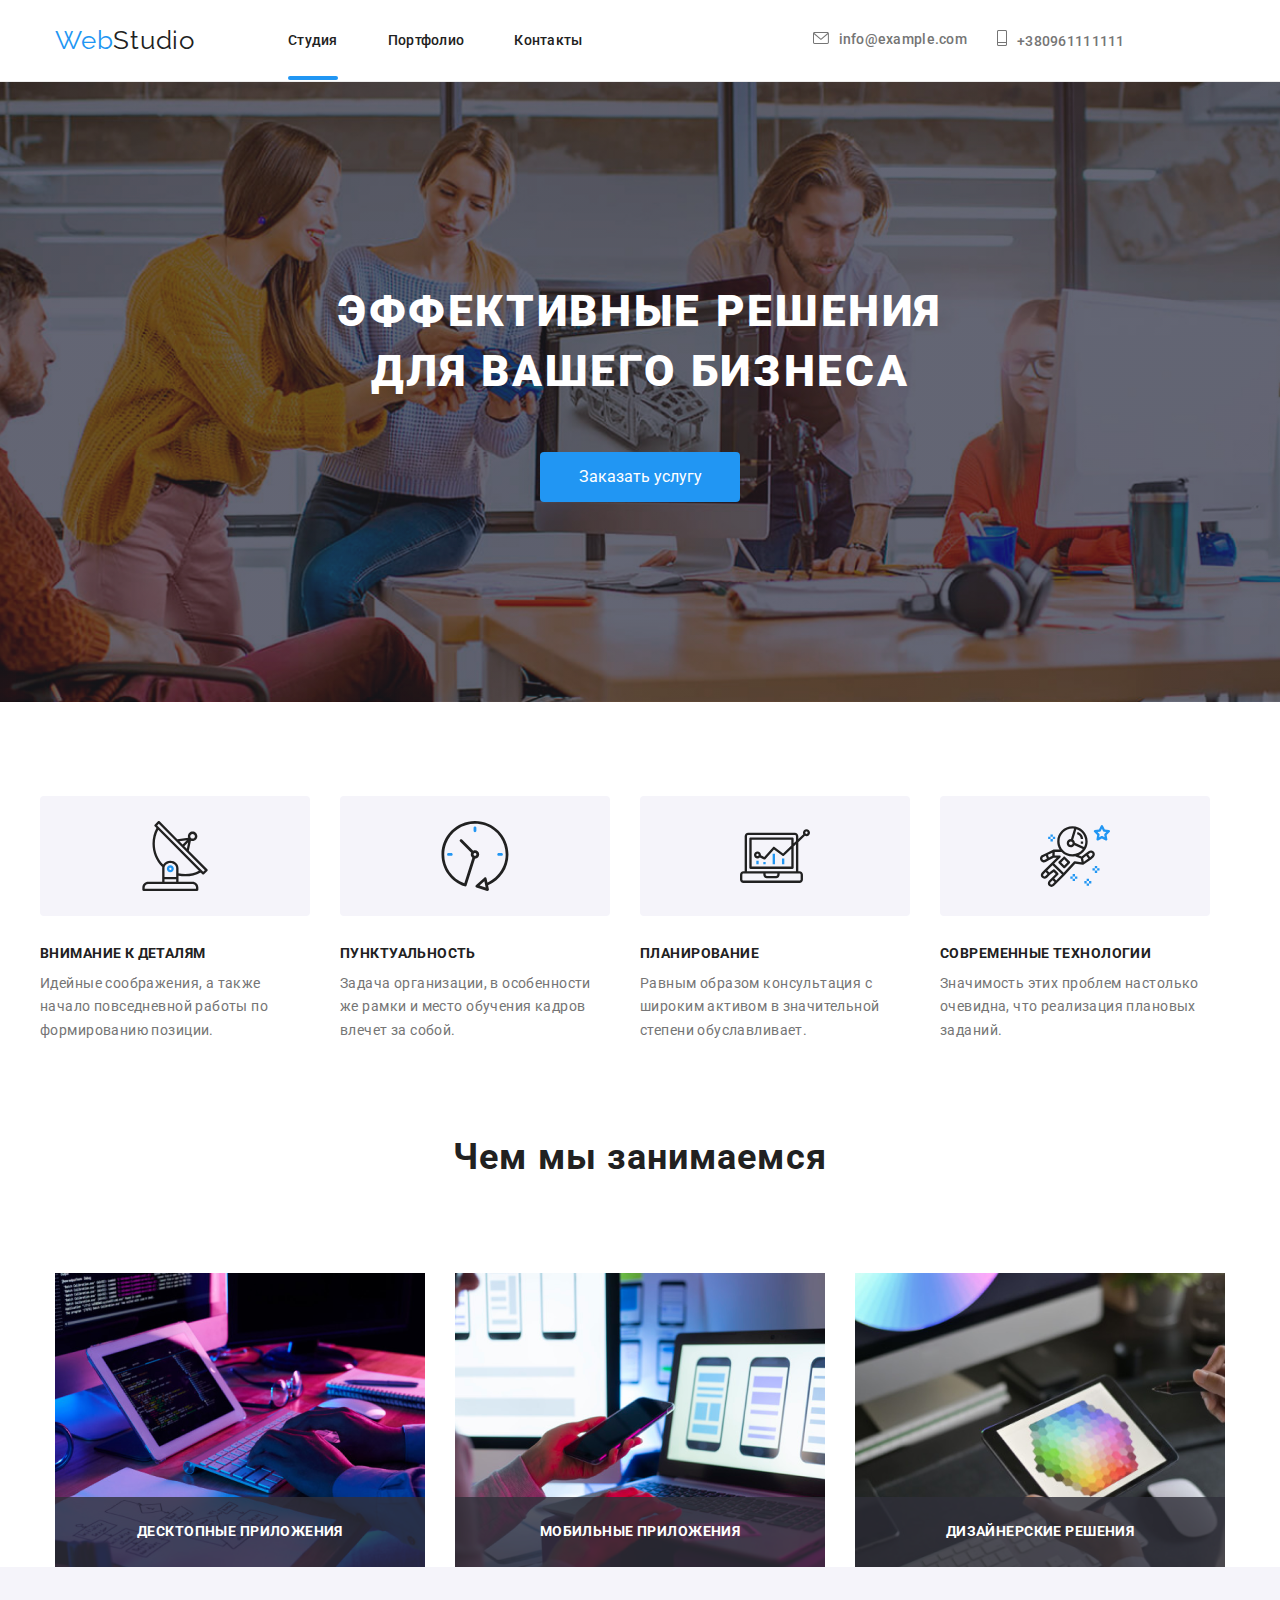
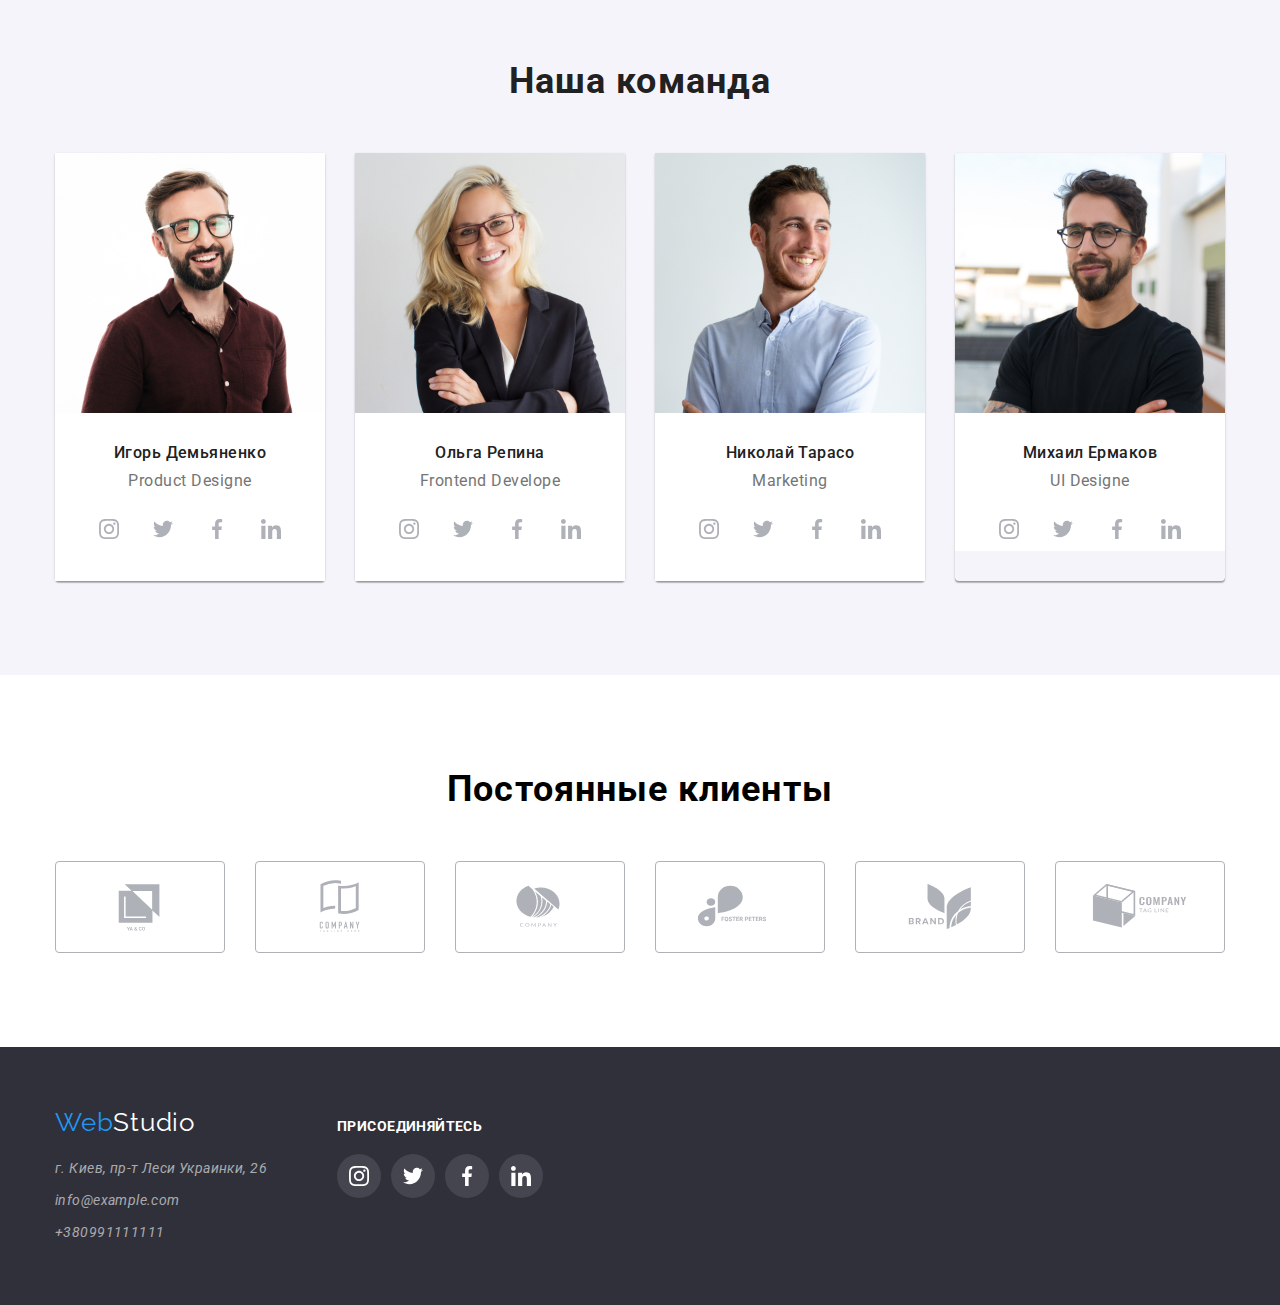
<file: index.html>
<!DOCTYPE html>
<html lang="en">

<head>
    <meta charset="UTF-8">
    <meta http-equiv="X-UA-Compatible" content="IE=edge">
    <meta name="viewport" content="width=device-width, initial-scale=1.0">
    <title>Document</title>
    <link rel=stylesheet href="./css/modern-normalize.css">
    <link rel="stylesheet" href="https://cdnjs.cloudflare.com/ajax/libs/modern-normalize/1.1.0/modern-normalize.min.css"
        integrity="sha512-wpPYUAdjBVSE4KJnH1VR1HeZfpl1ub8YT/NKx4PuQ5NmX2tKuGu6U/JRp5y+Y8XG2tV+wKQpNHVUX03MfMFn9Q=="
        crossorigin="anonymous" referrerpolicy="no-referrer" />
    <link rel="preconnect" href="https://fonts.googleapis.com">
    <link rel="preconnect" href="https://fonts.gstatic.com" crossorigin>
    <link
        href="https://fonts.googleapis.com/css2?family=Raleway:wght@700&family=Roboto:wght@400;500;700;900&display=swap"
        rel="stylesheet">
    <link rel="stylesheet" href="./css/style.css">
</head>

<body>
    <!--Шапка Сайта-------------------------------------------------------->
<header class="header">

    <div class="container header-container" >
        <nav class="header-navigation " >
                    <a class="web link" href="./index.html">Web<span class="studio">Studio</span></a>
        <ul class="header-list  list ">
                <li class="header-item" ><a class="header-link link current" href="./index.html">Студия</a></li>
                <li class="header-item" ><a class="header-link link" href="./portfolio.html">Портфолио </a></li>
                <li class="header-item" ><a class="header-link link "href="">Контакты </a></li>
        </ul>
        </nav>
            <ul class="header-contact-list list" >
                <li class="header-right" ><a class="nav-right-link link  " href="mailtoinfo@devstudio.com">
                    <svg class="header-right-icon" width="16" height="12" >
                        <use href="./img/symbol-defs.svg#icon-mail" ></use>
                    </svg>info@example.com</a> </li>
                <li class="header-right"><a class="nav-right-link link" href="tel:+380961111111">
                    <svg class="header-right-icon" width="10" height="16" >
                        <use href="./img/symbol-defs.svg#icon-phone" ></use>
                    </svg>+380961111111 </a> </li>
            </ul>
        </div>      
    </div>

</header>

    <!--Герой--------------------------------------------------->
    <section class="hero">
            <div class="container hero-container">
                    <h2 class="hero-text">Эффективные решения <br> для вашего бизнеса</h2>
                    <button class="hero-button" type="button" data-modal-open>Заказать услугу</button>            
            </div>
    </section>

    <!--Что мы делаем-->
    <section class=" description ">
        <div class="container description-container" >           
            <ul class="description-list list">

            <li class="description-item">
                <div class="description-top-box" >
                    <svg class="description-icon" >
                        <use href="./img/symbol-defs.svg#icon-antenna" ></use>
                            </svg>
                                </div>
                                    <h3 class="description-title">Внимание к деталям</h3>
                                        <p class="description-text">
                                        Идейные соображения, а также начало повседневной работы по формированию позиции.
                                        </p>
            </li>

            <li class="description-item">
                <div class="description-top-box" >
                    <svg class="description-icon">
                        <use href="./img/symbol-defs.svg#icon-clock"></use>
                            </svg>
                            </div>
                                <h3 class="description-title"> Пунктуальность</h3>
                                    <p class="description-text">
                                    Задача организации, в особенности же рамки и место обучения кадров влечет за собой.
                                    </p>
            </li>
            
            <li class="description-item">
                <div class="description-top-box">
                    <svg class="description-icon">
                        <use href="./img/symbol-defs.svg#icon-diagram"></use>
                            </svg>
                                </div>
                                    <h3 class="description-title">Планирование</h3>
                                        <p class="description-text">
                                         Равным образом консультация с широким активом в значительной степени обуславливает.
                                        </p>
            </li>

            <li class="description-item"> 
                <div class="description-top-box">
                    <svg class="description-icon">
                        <use href="./img/symbol-defs.svg#icon-astronaut"></use>
                            </svg>
                                </div>
                                    <h3 class="description-title">Современные технологии</h3>
                                        <p class="description-text">
                                        Значимость этих проблем настолько очевидна, что реализация плановых заданий.
                                        </p>
            </li>
        </ul>
        </div>
    </section>


    <!--Чем мы занимаемся-->
    <section class="procces-photo">
        <div class="container procces-conteiner" >  
            <h2 class="procces">Чем мы занимаемся</h2>
        <ul class="photo-list list">
            <li class="work-item" > <a class="procces-photo-link" > <img src="./img/img.box1.png" width="370" alt="Кодировка">  
            <p class="procces-text-photo">Десктопные приложения</p>  </a>
            </li>
            
            <li class="work-item" > <a> <img src="./img/img.box2.png" width="370" alt="Процес">          
                <p class="procces-text-photo">Мобильные приложения</p></a>  
            </li>

            <li class="work-item" > <a> <img src="./img/img.box3.png" width="370" alt="Планшет">
                <p class="procces-text-photo">Дизайнерские решения</p> </a>
            </li>

        </ul>
        </div>
    </section>
    <!--Наша команда-->
    <section class="team">
        <div class="container team-container" >
            <h2 class="our-team">Наша команда</h2>
        <ul class="list-team list ">
            <li class="about-team" >
                    <div class="team-card">
                        <img class="photo-team img" src="./img/img1.jpg" width="270" alt="Игорь Демьяненко/Product Designer">                        
                            <h3 class="name-team">Игорь Демьяненко</h3>
                                <p class="position">Product Designe</p>
                                    <ul class="master-social-list list" >
                                        <li class="master-social-item" >
                                            <a class="master-social-link"  >
                                                    <svg class="master-social-icon" width="20" height="20">
                                                        <use href="./img/symbol-defs.svg#icon-instagram"
                                                        ></use>
                                                    </svg>
                                            </a>
                                        </li>
                                        <li class="master-social-item">
                                            <a class="master-social-link">
                                                <svg class="master-social-icon" width="20" height="20">
                                                        <use href="./img/symbol-defs.svg#icon-twitter"
                                                        ></use>
                                                </svg>
                                            </a>
                                        </li>
                                        <li class="master-social-item">
                                            <a class="master-social-link">
                                                <svg class="master-social-icon" width="20" height="20">
                                                    <use href="./img/symbol-defs.svg#icon-facebook"></use>
                                                </svg>
                                            </a>
                                        </li>
                                        <li class="master-social-item">
                                            <a class="master-social-link">
                                                    <svg class="master-social-icon" width="20" height="20">
                                                        <use href="./img/symbol-defs.svg#icon-linkedin"></use>
                                                    </svg>
                                            </a>
                                        </li>
                                    </ul>
                    </div>                              
            </li>
            <li class="about-team" >
                    <div class="team-card">
                        <img class="photo-team img" src="./img/img2.jpg" width="270" alt="Ольга Репина/Frontend Developer">                    
                            <h3 class="name-team">Ольга Репина</h3>
                                <p class="position">Frontend Develope</p>
                                    <ul class="master-social-list list">
                                        <li class="master-social-item">
                                            <a class="master-social-link">
                                                    <svg class="master-social-icon" width="20" height="20">
                                                        <use href="./img/symbol-defs.svg#icon-instagram"></use>
                                                    </svg>
                                            </a>
                                        </li>
                                        <li class="master-social-item">
                                            <a class="master-social-link">
                                                    <svg class="master-social-icon" width="20" height="20">
                                                        <use href="./img/symbol-defs.svg#icon-twitter"></use>
                                                    </svg>
                                            </a>
                                        </li>
                                        <li class="master-social-item">
                                            <a class="master-social-link">
                                                    <svg class="master-social-icon" width="20" height="20">
                                                        <use href="./img/symbol-defs.svg#icon-facebook"></use>
                                                    </svg>
                                            </a>
                                        </li>
                                        <li class="master-social-item">
                                            <a class="master-social-link">
                                                    <svg class="master-social-icon" width="20" height="20">
                                                        <use href="./img/symbol-defs.svg#icon-linkedin"></use>
                                                    </svg>
                                            </a>
                                        </li>
                                    </ul>
                </div>
            </li>
            <li class="about-team" >
                    <div class="team-card">
                        <img class="photo-team img" src="./img/img3.jpg" width="270" alt="Николай Тарасо/Marketing">                    
                            <h3 class="name-team">Николай Тарасо</h3>
                                <P class="position">Marketing</P>
                                    <ul class="master-social-list list">
                                        <li class="master-social-item">
                                            <a class="master-social-link" href="">
                                                    <svg class="master-social-icon" width="20" height="20">
                                                        <use href="./img/symbol-defs.svg#icon-instagram"></use>
                                                    </svg>
                                            </a>
                                        </li>
                                        <li class="master-social-item">
                                            <a class="master-social-link">
                                                    <svg class="master-social-icon" width="20" height="20">
                                                        <use href="./img/symbol-defs.svg#icon-twitter"></use>
                                                    </svg>
                                            </a>
                                        </li>
                                        <li class="master-social-item">
                                            <a class="master-social-link">
                                                    <svg class="master-social-icon" width="20" height="20">
                                                        <use href="./img/symbol-defs.svg#icon-facebook"></use>
                                                    </svg>
                                            </a>
                                        </li>
                                        <li class="master-social-item">
                                            <a class="master-social-link">
                                                    <svg class="master-social-icon" width="20" height="20">
                                                        <use href="./img/symbol-defs.svg#icon-linkedin"></use>
                                                    </svg>
                                            </a>
                                        </li>
                                    </ul>
                </div>
            </li>
            <li class="about-team" >
                    <div class="team-card">
                        <img class="photo-team img" src="./img/img4.jpg" width="270" alt="Михаил Ермаков/UI Designe">                   
                            <h3 class="name-team">Михаил Ермаков</h3>
                                <p class="position">UI Designe</p>
                                <ul class="master-social-list list">
                                    <li class="master-social-item">
                                        <a class="master-social-link">
                                                    <svg class="master-social-icon" width="20" height="20">
                                                        <use href="./img/symbol-defs.svg#icon-instagram"></use>
                                                    </svg>
                                        </a>
                                    </li>
                                    <li class="master-social-item">
                                        <a class="master-social-link">
                                                    <svg class="master-social-icon" width="20" height="20">
                                                        <use href="./img/symbol-defs.svg#icon-twitter"></use>
                                                    </svg>
                                        </a>
                                    </li>
                                    <li class="master-social-item">
                                        <a class="master-social-link">
                                                    <svg class="master-social-icon" width="20" height="20">
                                                        <use href="./img/symbol-defs.svg#icon-facebook"></use>
                                                    </svg>
                                        </a>
                                    </li>
                                    <li class="master-social-item">
                                        <a class="master-social-link">
                                                    <svg class="master-social-icon" width="20" height="20">
                                                        <use href="./img/symbol-defs.svg#icon-linkedin"></use>
                                                    </svg>
                                        </a>
                                    </li>
                                </ul>
                </div>
            </li>
        </ul>
        </div>
    </section>
    <!--------------------------------------------------компании---------------------------------------------->
    <section class="our-company" > 
        <div class="container brand-container">
            <h2 class="about-company" >Постоянные клиенты</h2>
            <ul class="company-list list" >
                <li class="company-item">
                    <a class="company-link" >
                        <svg class="company-icon" width="106" height="60"  >
                            <use href="./img/symbol-defs.svg#icon-Logo-1" ></use>
                        </svg>
                    </a>
                </li>
                <li class="company-item">
                    <a class="company-link">
                        <svg class="company-icon" width="106" height="60">
                            <use href="./img/symbol-defs.svg#icon-Logo-2"></use>
                        </svg>
                    </a>
                </li>
                <li class="company-item">
                    <a class="company-link">
                        <svg class="company-icon" width="106" height="60">
                            <use href="./img/symbol-defs.svg#icon-Logo-3"></use>
                        </svg>
                    </a>
                </li>
                <li class="company-item">
                    <a class="company-link">
                        <svg class="company-icon" width="106" height="60">
                            <use href="./img/symbol-defs.svg#icon-Logo-4"></use>
                        </svg>
                    </a>
                </li>
                <li class="company-item">
                    <a class="company-link">
                        <svg class="company-icon" width="106" height="60">
                            <use href="./img/symbol-defs.svg#icon-Logo-5"></use>
                        </svg>
                    </a>
                </li>
                <li class="company-item">
                    <a class="company-link">
                        <svg class="company-icon" width="106" height="60">
                            <use href="./img/symbol-defs.svg#icon-Logo-6"></use>
                        </svg>
                    </a>
                </li>
            </ul>
        </div>
    </section>
    
    <!--Футер-->
    <footer class="footer  ">
        <div class="container container-footer">
            <div class="navigation-box-footer" >
                    <a href="./index.html" class="web-footer link">Web<span class="footer-studio link">Studio</span></a>
                <address>
                    <ul class="list about-footer">
                        <li class="footer-list" > <a class="footer-nav-link link" href="https://goo.gl/maps/qt7cMaWyRHCN1TB96"> г. Киев, пр-т Леси Украинки, 26</a> </li>
                        <li class="footer-list" > <a class="footer-nav-link link" href="mailto:info@example.com">info@example.com</a></li>
                        <li class="footer-list" > <a class="footer-nav-link link" href="tel:+380991111111">+380991111111</a> </li>
                    </ul>
                </address>
            </div>    
            <div class="social-box-footer">
                <h2 class="social-box-text" >присоединяйтесь</h2>
                <ul class="social-box-list list">
                    <li class="social-box-item">
                        <a class="social-box-link">
                            <svg class="social-box-icon" width="20" height="20">
                                <use href="./img/symbol-defs.svg#icon-instagram"></use>
                            </svg>
                        </a>
                    </li>
                    <li class="social-box-item">
                        <a class="social-box-link">
                            <svg class="social-box-icon" width="20" height="20">
                                <use href="./img/symbol-defs.svg#icon-twitter"></use>
                            </svg>
                        </a>
                    </li>
                    <li class="social-box-item">
                        <a class="social-box-link">
                            <svg class="social-box-icon" width="20" height="20">
                                <use href="./img/symbol-defs.svg#icon-facebook"></use>
                            </svg>
                        </a>
                    </li>
                    <li class="social-box-item">
                        <a class="social-box-link">
                            <svg class="social-box-icon" width="20" height="20">
                                <use href="./img/symbol-defs.svg#icon-linkedin"></use>
                            </svg>
                        </a>
                    </li>
                </ul>
            </div>
        </div>
    </footer>


















<!------------------------------------------BackdropModal------------------------------------------>
<div class="backdrop is-hidden" data-modal>
    <div class="modal" >
        <button type="button " class="modal-close" data-modal-close>
            <svg class="modal-close-icon" width="11" height="11" >
                <use href="./img/symbol-defs.svg#icon-close" >

                </use>
            </svg>
        </button>
    </div>
</div>



<script src="./js/modal.js"></script>
</body>

</html>
</file>
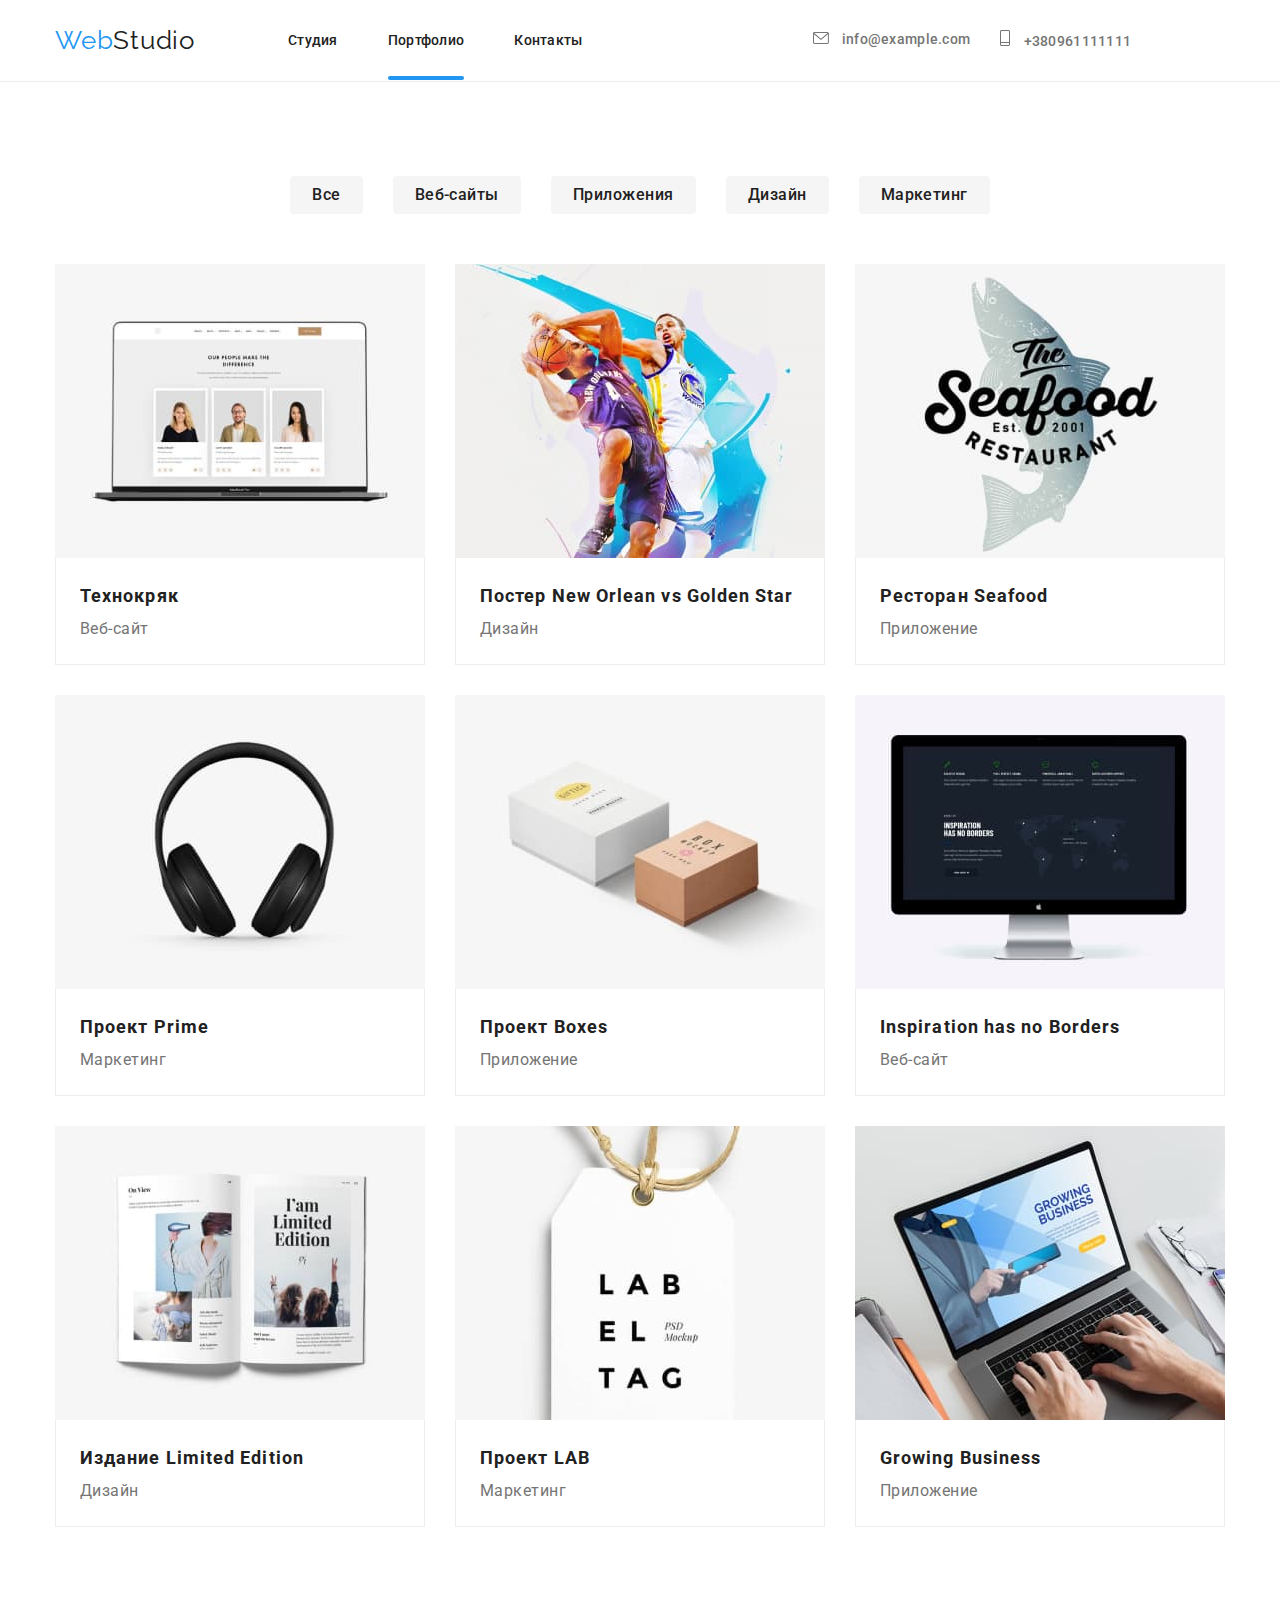
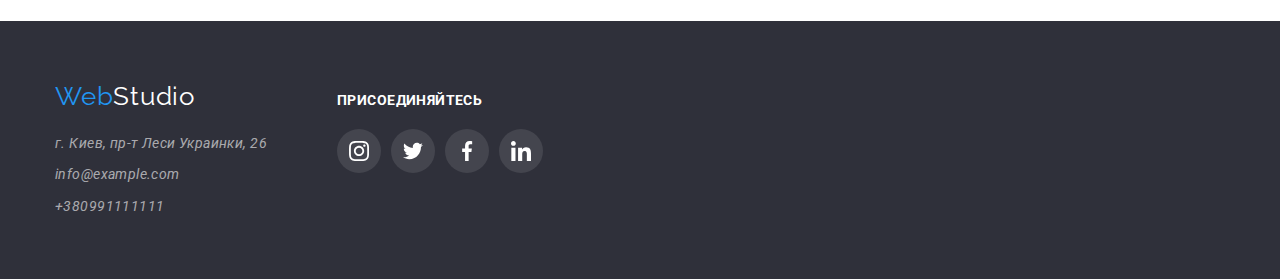
<file: portfolio.html>
<!DOCTYPE html>
<html lang="en">

<head>
    <meta charset="UTF-8">
    <meta http-equiv="X-UA-Compatible" content="IE=edge">
    <meta name="viewport" content="width=device-width, initial-scale=1.0">
    <title>Portfolio</title>
    <link rel=stylesheet href="./css/modern-normalize.css" >
    <link rel="stylesheet" href="https://cdnjs.cloudflare.com/ajax/libs/modern-normalize/1.1.0/modern-normalize.min.css"
        integrity="sha512-wpPYUAdjBVSE4KJnH1VR1HeZfpl1ub8YT/NKx4PuQ5NmX2tKuGu6U/JRp5y+Y8XG2tV+wKQpNHVUX03MfMFn9Q=="
        crossorigin="anonymous" referrerpolicy="no-referrer" />
    <link rel="preconnect" href="https://fonts.googleapis.com">
    <link rel="preconnect" href="https://fonts.gstatic.com" crossorigin>
    <link
        href="https://fonts.googleapis.com/css2?family=Raleway:wght@700&family=Roboto:wght@400;500;700;900&display=swap"
        rel="stylesheet">
    <link rel="preconnect" href="https://fonts.googleapis.com">
    <link rel="preconnect" href="https://fonts.gstatic.com" crossorigin>
    <link
        href="https://fonts.googleapis.com/css2?family=Raleway:wght@700&family=Roboto:wght@400;500;700;900&display=swap"
        rel="stylesheet">
    <link rel="stylesheet" href="./css/style.css">
</head>

<body>


    <!--Шапка Портфолио-->
    <header class="header">
    
        <div class="container header-container">
            <nav class="header-navigation ">
                <a class="web link" href="./index.html">Web<span class="studio">Studio</span></a>
                <ul class="header-list  list ">
                    <li class="header-item"><a class="header-link link drc" href="./index.html">Студия</a></li>
                    <li class="header-item"><a class="header-link link drc current" href="./portfolio.html">Портфолио </a></li>
                    <li class="header-item"><a class="header-link link drc" href="">Контакты </a></li>
                </ul>
            </nav>
    
    
            <ul class="header-contact-list list">
                <li class="header-right"><a class="nav-right-link link pres drc" href="mailtoinfo@devstudio.com">
                        <svg class="header-right-icon" width="16" height="12">
                            <use href="./img/symbol-defs.svg#icon-mail"></use>
                        </svg>
                        info@example.com</a> </li>
                <li class="header-right"><a class="nav-right-link link drc" href="tel:+380961111111">
                        <svg class="header-right-icon" width="10" height="16">
                            <use href="./img/symbol-defs.svg#icon-phone"></use>
                        </svg>
                        +380961111111 </a> </li>
            </ul>
        </div>
        </div>
    
    </header>


        <main>
    <!--Информация-->
    <section class="filter">
    <div class="container button-container">
            <h2 style="display:none;" class="none-title"> Скрытый заголовок </h2>                  
    <!--Кнопки/Buttons-->              
            <ul class="filter-list list" >
                <li class="filter-item"> <button type="button" class="filter-btn">Все</button> </li>
                <li class="filter-item"> <button type="button" class="filter-btn"> Веб-сайты </button> </li>
                <li class="filter-item"> <button type="button" class="filter-btn"> Приложения </button> </li>
                <li class="filter-item"> <button type="button" class="filter-btn"> Дизайн </button> </li>
                <li class="filter-item"> <button type="button" class="filter-btn"> Маркетинг </button> </li>
            </ul>                             
    <!--Progect-->
        <ul class="portfolio-list list" >             
                <li class="portfolio-item"> 
                    <a href="./index.html" class="portfolio-link">                 
                        <div class="portfolio-item-wrap">                        
                            <img src="./img/Portfolio.ing/img.1.jpg" class="img portfoli-img" alt="технокряк" width="370" height="294">
                                <p class="portfolio-main-text">                        
                                    Технокряк это современная площадка распространения коронавируса. Компании используют эту платформу для цифрового
                                    шпионажа и атак на защищённые сервера конкурентов.
                                </p>
                        </div>    
                        <div class="portfolio-card">   
                            <h3 class="portfolio-title">Технокряк</h3>
                                <p class="portfolio-text">Веб-сайт</p>
                        </div>
                    </a>
                </li>

                <li class="portfolio-item">
                    <a href="./index.html" class="portfolio-link"> 
                        <div class="portfolio-item-wrap">
                            <img src="./img/Portfolio.ing/img.2.jpg" class="img portfoli-img" alt="Постер" width="370" height="294">                                          
                                <p class="portfolio-main-text">                               
                                    Технокряк это современная площадка распространения коронавируса. Компании используют эту платформу для цифрового
                                    шпионажа и атак на защищённые сервера конкурентов.
                                </p>
                    </div>
                        <div class="portfolio-card">
                            <h3 class="portfolio-title">Постер New Orlean vs Golden Star</h3>
                                <p class="portfolio-text">Дизайн</p>
                        </div>
                    </a>
                </li>

                <li class="portfolio-item">
                    <a href="./index.html" class="portfolio-link">
                        <div class="portfolio-item-wrap"> 
                            <img src="./img/Portfolio.ing/img.3.jpg" class="img portfoli-img" alt="логотип" width="370" height="294">                       
                                <p class="portfolio-main-text">                                
                                    Технокряк это современная площадка распространения коронавируса. Компании используют эту платформу для цифрового
                                    шпионажа и атак на защищённые сервера конкурентов.
                                </p>
                    </div>
                        <div class="portfolio-card">
                            <h3 class="portfolio-title">Ресторан Seafood</h3>
                                <p class="portfolio-text">Приложение</p>
                        </div>
                    </a>
                </li>




                <li class="portfolio-item">
                    <a href="./index.html" class="portfolio-link">
                        <div class="portfolio-item-wrap">                    
                            <Img src="./img/Portfolio.ing/img.4.jpg" class="img portfoli-img" alt="Гарнитура" width="370" height="294">
                                <p class="portfolio-main-text">
                                    Технокряк это современная площадка распространения коронавируса. Компании используют эту платформу для цифрового
                                    шпионажа и атак на защищённые сервера конкурентов.
                                </p>
                        </div>
                        <div class="portfolio-card" >
                            <h3 class="portfolio-title">Проект Prime</h3>
                                <p class="portfolio-text">Маркетинг</p>
                        </div>
                    </a>
                </li>

                <li class="portfolio-item">
                    <a href="./index.html" class="portfolio-link">
                        <div class="portfolio-item-wrap">                    
                            <img src="./img/Portfolio.ing/img.5.jpg" class="img portfoli-img" alt="коробки" width="370" height="294">
                                <p class="portfolio-main-text">
                                    Технокряк это современная площадка распространения коронавируса. Компании используют эту платформу для цифрового
                                    шпионажа и атак на защищённые сервера конкурентов.
                                </p>
                        </div>
                        <div class="portfolio-card" >
                            <h3 class="portfolio-title">Проект Boxes</h3>
                                <p class="portfolio-text">Приложение</p>
                        </div>
                    </a>
                </li>

                <li class="portfolio-item" >
                    <a href="./index.html" class="portfolio-link">
                        <div class="portfolio-item-wrap">                        
                            <img src="./img/Portfolio.ing/img.6.jpg" class="img portfoli-img" alt="монитор" width="370" height="294">
                                <p class="portfolio-main-text">
                                    Технокряк это современная площадка распространения коронавируса. Компании используют эту платформу для цифрового
                                    шпионажа и атак на защищённые сервера конкурентов.
                                </p>
                        </div>
                        <div class="portfolio-card">
                            <h3 class="portfolio-title">Inspiration has no Borders</h3>
                                <p class="portfolio-text">Веб-сайт</p>
                        </div>
                    </a>
                </li>

                <li class="portfolio-item" >
                    <a href="./index.html" class="portfolio-link" >
                        <div class="portfolio-item-wrap">                    
                            <img src="./img/Portfolio.ing/img.7.jpg" class="img portfoli-img" alt="книга" width="370" height="294">
                                <p class="portfolio-main-text">
                                    Технокряк это современная площадка распространения коронавируса. Компании используют эту платформу для цифрового
                                    шпионажа и атак на защищённые сервера конкурентов.
                                </p>
                        </div>
                        <div class="portfolio-card">
                            <h3 class="portfolio-title">Издание Limited Edition</h3>
                                <p class="portfolio-text">Дизайн</p>
                        </div>
                    </a>
                </li>

                <li class="portfolio-item">
                    <a href="./index.html" class="portfolio-link" >
                        <div class="portfolio-item-wrap">                    
                            <img src="./img/Portfolio.ing/img.8.jpg" class="img portfoli-img" alt="бирка" width="370" height="294">
                                <p class="portfolio-main-text">
                                    Технокряк это современная площадка распространения коронавируса. Компании используют эту платформу для цифрового
                                    шпионажа и атак на защищённые сервера конкурентов.
                                </p>
                        </div>
                        <div class="portfolio-card">
                            <h3 class="portfolio-title">Проект LAB</h3>
                                <p class="portfolio-text">Маркетинг</p>
                        </div>
                    </a>
                </li>

                <li class="portfolio-item">
                    <a href="./index.html" class="portfolio-link" >
                        <div class="portfolio-item-wrap">                                    
                            <img src="./img/Portfolio.ing/img.9.jpg" class="img portfoli-img" alt="Ноутбук" width="370" height="294">
                                <p class="portfolio-main-text">
                                    Технокряк это современная площадка распространения коронавируса. Компании используют эту платформу для цифрового
                                    шпионажа и атак на защищённые сервера конкурентов.
                                </p>
                        </div>
                        <div class="portfolio-card" >
                            <h3 class="portfolio-title">Growing Business</h3>
                                <p class="portfolio-text">Приложение</p>
                        </div>
                    </a>
                </li>                
            </ul> 
    </div>
    </section>

        </main>
    <!---Футер/Footer-->                           
        <footer class="footer  ">
            <div class="container container-footer">
                <div class="navigation-box-footer">
                    <a href="./index.html" class="web-footer link">Web<span class="footer-studio link">Studio</span></a>
                    <address>
                        <ul class="list about-footer">
                            <li class="footer-list"> <a class="footer-nav-link  address link drc" href="https://goo.gl/maps/qt7cMaWyRHCN1TB96">
                                    г. Киев, пр-т Леси Украинки, 26</a> </li>
                            <li class="footer-list"> <a class="footer-nav-link  link drc"
                                    href="mailto:info@example.com">info@example.com</a></li>
                            <li class="footer-list"> <a class="footer-nav-link  link drc"
                                    href="tel:+380991111111">+380991111111</a> </li>
                        </ul>
                    </address>
                </div>
                <div class="social-box-footer">
                    <h2 class="social-box-text">присоединяйтесь</h2>
                    <ul class="social-box-list list">
                        <li class="social-box-item">
                            <a class="social-box-link">
                                <svg class="social-box-icon" width="20" height="20">
                                    <use href="./img/symbol-defs.svg#icon-instagram"></use>
                                </svg>
                            </a>
                        </li>
                        <li class="social-box-item">
                            <a class="social-box-link">
                                <svg class="social-box-icon" width="20" height="20">
                                    <use href="./img/symbol-defs.svg#icon-twitter"></use>
                                </svg>
                            </a>
                        </li>
                        <li class="social-box-item">
                            <a class="social-box-link">
                                <svg class="social-box-icon" width="20" height="20">
                                    <use href="./img/symbol-defs.svg#icon-facebook"></use>
                                </svg>
                            </a>
                        </li>
                        <li class="social-box-item">
                            <a class="social-box-link">
                                <svg class="social-box-icon" width="20" height="20">
                                    <use href="./img/symbol-defs.svg#icon-linkedin"></use>
                                </svg>
                            </a>
                        </li>
                    </ul>
                </div>
            </div>
        </footer>

















</body>

</html>
</file>
<file: css/style.css>
:root {
  --main-title-color: #ffffff;
  --second-title-color: #212121;
  --main-text-color: #757575;
  --second--text-color: #2196f3;
  --third--text--color: rgba(255, 255, 255, 0.6);
  --fourth-text-color: #212121;
  --font-color: #e5e5e5;
  --six-color: #2196f3;
  --first-background-color: #2f303a;
}

h1,
h2,
h3,
h4,
h5,
h6,
p {
  margin: 0;
}

body {
  font-family: "Roboto", "open suns";
}

.list {
  list-style: none;
}

.link {
  text-decoration: none;
}

* {
  box-sizing: border-box;
}

ul {
  padding: 0;
  margin: 0;
}

img {
  display: block;
  max-width: 100%;
  height: auto;
}

.container {
  width: 1200px;
  padding-left: 15px;
  padding-right: 15px;
  margin: 0 auto;
}
/*--------------------------Backdrop----------------------*/
.backdrop {
  width: 100vw;
  height: 100vh;
  background-color: rgba(0, 0, 0, 0.2);
  position: absolute;
  top: 0;
  transition: opacity 1000ms, visibility 1000ms;
}

.backdrop.is-hidden .modal {
  transform: scale(1.5);
  transition: transform 1000ms;
}

.modal {
  width: 528px;
  min-height: 581px;
  background-color: var(--main-title-color);
  box-shadow: 0px 1px 3px rgba(0, 0, 0, 0.12), 0px 1px 1px rgba(0, 0, 0, 0.14),
    0px 2px 1px rgba(0, 0, 0, 0.2);
  border-radius: 4px;
  position: absolute;
  top: 50%;
  left: 50%;
  transform: scale(1);
  transform: translate(-50%, -50%);
  transition: transform 1000ms;
}

.modal-close {
  width: 30px;
  height: 30px;
  background: #ffffff;
  border-radius: 50%;
  border: 1px solid rgba(0, 0, 0, 0.1);
  box-sizing: border-box;
  position: absolute;
  top: 10px;
  right: 10px;
  display: flex;
  align-items: center;
  justify-content: center;
}

.is-hidden {
  visibility: hidden;
  opacity: 0;
  pointer-events: none;
}

/*----------------------------------Фокус/Ховер-----------------------------------*/

/* .
  color: var(--six-color);
  transition: color 250ms cubic-bezier(0.4, 0, 0.2, 1);
}
 */
/*-----------------------------------Header/Хедер--------------------------------*/
.header {
  padding-top: 25px;
  padding-bottom: 25px;
  border-bottom: 1px solid #ececec;
}

.header-container {
  display: flex;
  align-items: center;
}

.header-navigation {
  display: flex;
  align-items: center;
}

.Contact {
  font-weight: 400;
  font-size: 14px;
  line-height: 1.71;
  letter-spacing: 0.03em;
  color: var(--third--text--color);
}

.header-list {
  display: flex;
}

.header-contact-list {
  display: flex;
}

.address {
  font-weight: normal;
  font-size: 14px;
  line-height: 1.71;
  letter-spacing: 0.03em;
  color: var(--main-title-color);
}

.web {
  font-family: "Raleway";
  font-weight: 400;
  font-size: 26px;
  line-height: 1.19;
  letter-spacing: 0.03em;
  color: #2196f3;
  margin-right: 93px;
}

.studio {
  font-family: "Raleway";
  font-weight: 400;
  font-size: 26px;
  line-height: 1.19;
  letter-spacing: 0.03em;
  color: #212121;
}

.header-link {
  font-weight: 500;
  font-size: 14px;
  line-height: 1.14;
  letter-spacing: 0.02em;
  color: var(--second-title-color);
  position: relative;
  transition: color 250ms cubic-bezier(0.4, 0, 0.2, 1);
}

.header-link:hover,
.header-link:focus {
  border-radius: 2px;
  color: #2196f3;
}

.header-item:not(:last-child) {
  margin-right: 50px;
}

.header-link.current::after {
  content: "";
  width: 100%;
  height: 4px;
  border-radius: 2px;
  background-color: #2196f3;
  position: absolute;
  display: block;
  bottom: -31.5px;
}

.header-contact-list {
  margin-left: 200px;
}

.nav-right-link {
  font-weight: 500;
  font-size: 14px;
  line-height: 1.14;
  letter-spacing: 0.02em;
  color: var(--main-text-color);
  transition: color 250ms cubic-bezier(0.4, 0, 0.2, 1);
}

.header-right {
  margin-left: 30px;
}

.header-right-icon {
  margin-right: 10px;
  fill: currentColor;
}

.nav-right-link:hover,
.nav-right-link:focus {
  color: #2196f3;
}

/*-----------------------------------------------Hero------------------------------------*/
.hero {
  background-color: var(--first-background-color);
  padding-top: 200px;
  padding-bottom: 200px;
  background-image: linear-gradient(
      rgba(47, 48, 58, 0.4),
      rgba(47, 48, 58, 0.4)
    ),
    url(../img/heroimage.jpg);
  background-repeat: no-repeat;
  background-position: center;
  background-size: cover;
}

.hero-text {
  font-weight: 900;
  font-size: 44px;
  line-height: 1.36;
  letter-spacing: 0.06em;
  color: var(--main-title-color);
  text-transform: uppercase;
  text-align: center;
  display: block;
  margin-bottom: 50px;
}

.hero-button {
  display: flex;
  font-size: 16px;
  line-height: 1.87;
  background-color: #2196f3;
  cursor: pointer;
  color: var(--main-title-color);
  border-radius: 4px;
  min-width: 200px;
  min-height: 50px;
  margin: 0 auto;
  display: block;
  border-style: none;
}

.hero.hero-button:hover,
.hero.hero-button:active {
  color: #ffffff;
  border-radius: 4px;
}

/*-------------------------------------------------ЧТО МЫ ДЕЛАЕМ--------------------------------------------*/
.description {
  padding-top: 94px;
  padding-bottom: 94px;
}

.description-list {
  display: flex;
  align-items: center;
  justify-content: center;
}

.description-item {
  align-items: center;
  justify-content: center;
}

.description-top-box {
  width: 270px;
  height: 120px;
  background-color: #f5f4fa;
  border-radius: 4px;
  display: flex;
  justify-content: center;
  align-items: center;
  margin-bottom: 30px;
}

.description-top-box:not(:last-child) {
  margin-right: 30px;
}

.description-icon {
  width: 70px;
  height: 70px;
}

.description-title {
  font-weight: 700;
  font-size: 14px;
  line-height: 1.14;
  letter-spacing: 0.03em;
  text-transform: uppercase;
  margin-bottom: 10px;
  color: var(--fourth-text-color);
}

.description-text {
  width: 270px;
  font-weight: 400;
  font-size: 14px;
  line-height: 1.71;
  letter-spacing: 0.03em;
  display: flex;
  color: var(--main-text-color);
}
/*------------------------------------------------Чем мы занимаемся--------------------------------------*/

.procces-container {
  padding-top: 94px;
  padding-bottom: 94px;
}

.procces {
  font-size: 36px;
  line-height: 1.16;
  text-align: center;
  letter-spacing: 0.03em;
  color: var(--fourth-text-color);
  margin-bottom: 94px;
}

.photo-list {
  display: flex;
}

.work-item:not(:last-child) {
  margin-right: 30px;
}

.work-item {
  position: relative;
}

.procces-text-photo {
  font-weight: 700;
  font-size: 14px;
  line-height: 1.14;
  text-align: center;
  letter-spacing: 0.03em;
  text-transform: uppercase;
  width: 100%;
  height: 70px;
  display: flex;
  align-items: center;
  justify-content: center;
  background: rgba(47, 48, 58, 0.8);
  color: #ffffff;
  position: absolute;
  bottom: 0;
  left: 0;
}

/*---------------------------------------------------Наша команда---------------------------------------------*/
.team {
  padding-top: 94px;
  padding-bottom: 94px;
  background: #f5f4fa;
}

.our-team {
  font-weight: bold;
  font-size: 36px;
  line-height: 1.16;
  text-align: center;
  letter-spacing: 0.03em;
  margin-bottom: 50px;
  border-radius: 4px;
  color: var(--fourth-text-color);
}
.list-team {
  display: flex;
  flex-wrap: wrap;
}

.about-team:not(:last-child) {
  margin-right: 30px;
  display: flex;
}

.team-card {
  background: #ffffff;
}

.about-team {
  box-shadow: 0px 1px 3px rgba(0, 0, 0, 0.12), 0px 1px 1px rgba(0, 0, 0, 0.14),
    0px 2px 1px rgba(0, 0, 0, 0.2);
  border-radius: 0px 0px 4px 4px;
}

.photo-team {
  border-radius: 0%;
}

.name-team {
  font-weight: 500;
  font-size: 16px;
  line-height: 1.19;
  letter-spacing: 0.03em;
  margin: 30px 0 10px 0;
  text-align: center;
  color: var(--second-title-color);
}
.position {
  font-weight: 130px;
  font-size: 16px;
  line-height: 1.18;
  letter-spacing: 0.03em;
  text-align: center;
  padding: 0;
  margin: 0;
  color: var(--main-text-color);
  margin-bottom: 16px;
}

.master-social-list {
  display: flex;
  justify-content: center;
  margin-top: 16px;
  margin-bottom: 30px;
  cursor: pointer;
}

.master-social-item {
  width: 44px;
  height: 44px;
}

.master-social-item:not(:last-child) {
  margin-right: 10px;
}

.master-social-link {
  width: 100%;
  height: 100%;
  border-radius: 50%;
  display: flex;
  align-items: center;
  justify-content: center;
  fill: #afb1b8;
}

.master-social-icon {
  display: flex;
  align-items: center;
  justify-content: center;
}

.master-social-link:hover,
.master-social-link:focus {
  background: var(--six-color);
  fill: var(--main-title-color);
}

.master-social-link {
  transition: color 250ms cubic-bezier(0.4, 0, 0.2, 1);
}

/*--------------Company------------*/

.our-company {
  padding-top: 94px;
  padding-bottom: 94px;
}

.about-company {
  font-weight: 700px;
  font-size: 36px;
  line-height: 1.16;
  text-align: center;
  letter-spacing: 0.03em;
  display: flex;
  align-items: center;
  justify-content: center;
  margin-bottom: 50px;
}

.company-list {
  display: flex;
  cursor: pointer;
}

.company-item:not(:last-child) {
  margin-right: 30px;
}

.company-link {
  width: 170px;
  height: 92px;
  display: flex;
  justify-content: center;
  align-items: center;
  fill: #afb1b8;
  border: 1px solid #afb1b8;
  box-sizing: border-box;
  border-radius: 4px;
}

.company-link:hover,
.company-link:focus {
  fill: var(--second--text-color);
  border-color: var(--second--text-color);
}

.company-link {
  transition: color 250ms cubic-bezier(0.4, 0, 0.2, 1);
}

/*---------------------------------------------Футер-----------------------------------------------*/
.footer {
  background-color: var(--first-background-color);
  padding-top: 60px;
  padding-bottom: 60px;
}

.footer-list:not(:last-child) {
  margin-bottom: 8px;
}

.footer-address {
  font-weight: 400;
  font-size: 14px;
  line-height: 1.71;
  letter-spacing: 0.03em;

  color: var(--main-title-color);
}
.footer-nav-link {
  font-weight: 400;
  font-size: 14px;
  line-height: 1.71;
  letter-spacing: 0.03em;
  transition: color 250ms cubic-bezier(0.4, 0, 0.2, 1);
  color: var(--third--text--color);
}

.web-footer {
  font-family: "Raleway";
  font-weight: 400;
  font-size: 26px;
  line-height: 1.19;
  letter-spacing: 0.03em;
  color: #2196f3;
  margin-bottom: 20px;
  display: flex;
}

.footer-studio {
  font-family: "Raleway";
  font-weight: 400;
  font-size: 26px;
  line-height: 1.19;
  letter-spacing: 0.03em;

  color: #ffffff;
}

.footer-nav-link:hover,
.footer-nav-link:focus {
  color: #2196f3;
}

.container-footer {
  display: flex;
  align-items: baseline;
}

.social-box-text {
  font-weight: 700;
  font-size: 14px;
  line-height: 1.14;
  letter-spacing: 0.03em;
  text-transform: uppercase;
  color: #ffffff;
  margin-bottom: 20px;
}

.social-box-footer {
  margin-left: 70px;
}

.social-box-list {
  display: flex;
  cursor: pointer;
}

.social-box-item:not(:last-child) {
  margin-right: 10px;
}

.social-box-item {
  width: 44px;
  height: 44px;
  display: flex;
  border-radius: 50%;
  justify-items: center;
  background: rgba(255, 255, 255, 0.1);
}

.social-box-link {
  width: 100%;
  height: 100%;
  border-radius: 50%;
  display: flex;
  fill: var(--main-title-color);
  align-items: center;
  justify-content: center;
  transition: color 250ms cubic-bezier(0.4, 0, 0.2, 1);
}

.social-box-link:hover,
.social-box-link:focus {
  background-color: var(--second--text-color);
}

/*-----------------------------------------------------Portfolio----------------------------------------------------*/

/*---------------------------------------Filter Buttons-----------------------------*/

.filter-btn {
  background-color: whitesmoke;
  font-family: inherit;
  font-weight: 500;
  font-size: 16px;
  line-height: 1.62;
  text-align: center;
  letter-spacing: 0.03em;
  border-radius: 4px;
  color: var(--second-title-color);
  padding: 6px 22px 6px 22px;
  border-style: none;
  cursor: pointer;
  transition: color 250ms cubic-bezier(0.4, 0, 0.2, 1);
}

.filter-btn:hover {
  color: var(--main-title-color);
  background: #2196f3;
  box-shadow: 0px 3px 1px rgba(0, 0, 0, 0.1), 0px 1px 2px rgba(0, 0, 0, 0.08),
    0px 2px 2px rgba(0, 0, 0, 0.12);
  border-radius: 4px;
}

.button {
  font-weight: 500;
  font-size: 16px;
  line-height: 1.62;
  text-align: center;
  letter-spacing: 0.03em;
  cursor: pointer;
  color: var(--second-title-color);
}

/*--------------------------------------Progect-------------------------------------*/
.filter {
  padding-top: 94px;
  padding-bottom: 94px;
}

.portfolio-item {
  margin-bottom: 30px;
}

.portfolio-item:not(:nth-child(3n + 1)) {
  margin-left: 30px;
}

.portfolio-item:nth-last-child(-n + 3) {
  margin-bottom: 0px;
}

.portfolio-list {
  display: flex;
  flex-wrap: wrap;
}

.portfolio-card {
  padding-top: 20px;
  padding-bottom: 20px;
  padding-left: 24px;
  padding-right: 24px;
  border: 1px solid #eeeeee;
  border-top: none;
}

.filter-list {
  display: flex;
  justify-content: center;
  margin-bottom: 50px;
}

.filter-item:not(:last-child) {
  margin-right: 30px;
}

.portfolio-title {
  font-family: "Roboto";
  font-weight: 700;
  font-size: 18px;
  line-height: 2;
  letter-spacing: 0.06em;
  color: var(--second-title-color);
  margin: 0;
}

.portfolio-text {
  font-family: "Roboto";
  font-weight: 400;
  font-size: 16px;
  line-height: 1.87;
  letter-spacing: 0.03em;
  color: var(--main-text-color);
  margin: 0;
}

.portfolio-link {
  display: block;
  text-decoration: none;
  color: var(--main-text);
  transition: color 250ms cubic-bezier(0.4, 0, 0.2, 1);
}

.portfolio-item-wrap {
  position: relative;
  overflow: hidden;
}

.portfolio-main-text {
  height: 100%;
  font-weight: 400;
  font-size: 18px;
  line-height: 1.56;
  letter-spacing: 0.03em;
  color: var(--main-title-color);
  background: rgba(33, 150, 243, 0.9);
  position: absolute;
  top: 0;
  left: 0;
  padding: 24px;
  transform: translateY(101%);
  transition: transform 250ms linear;
}

.portfolio-link:hover .portfolio-main-text {
  transform: translateY(0);
}

.portfolio-link:hover,
.portfolio-link:focus {
  background: #ffffff;
  box-shadow: 0px 1px 1px rgba(0, 0, 0, 0.12), 0px 4px 4px rgba(0, 0, 0, 0.06),
    1px 4px 6px rgba(0, 0, 0, 0.16);
}
</file>
